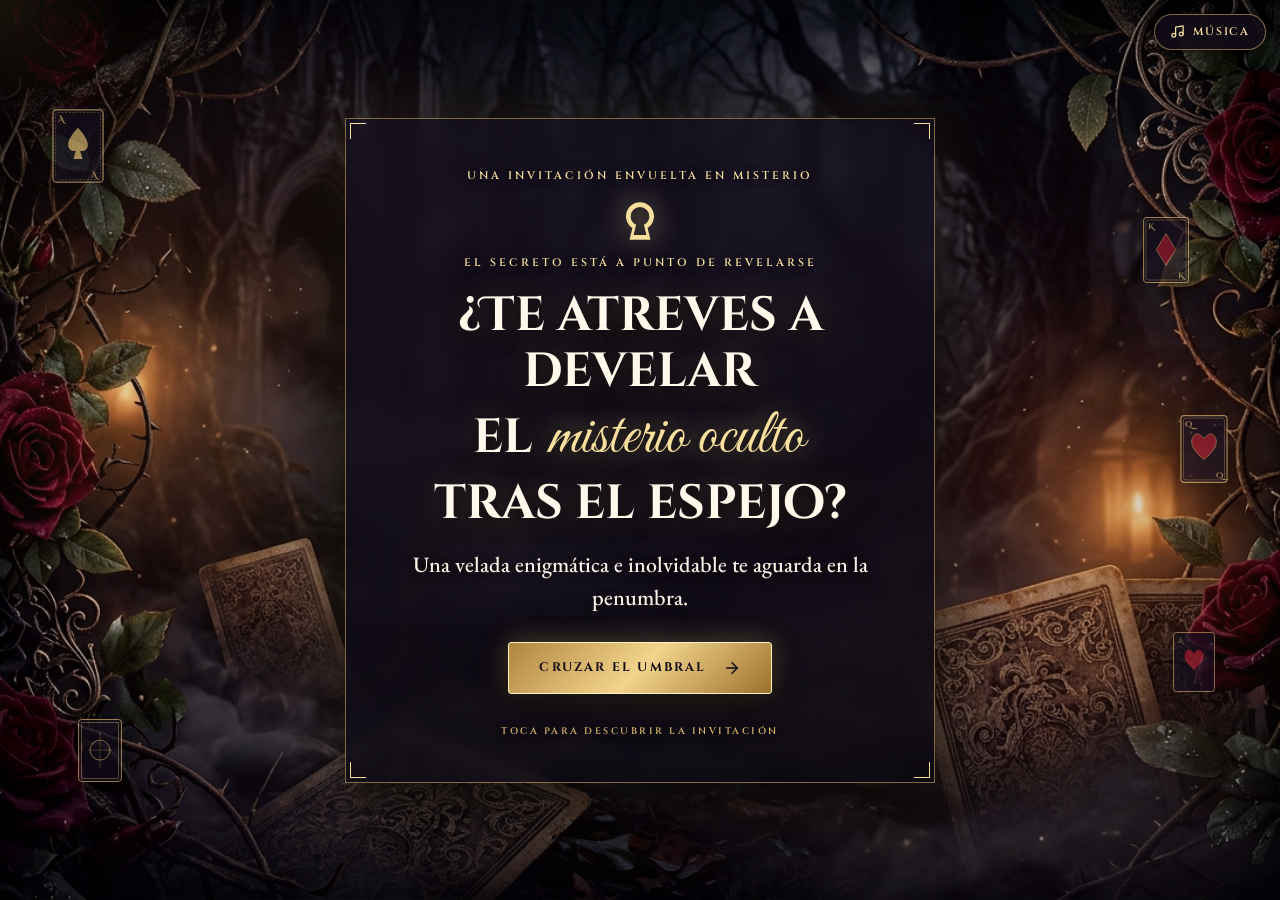
<file: index.html>
<!DOCTYPE html>
<html lang="es">
<head>
  <meta charset="UTF-8">
  <meta name="viewport" content="width=device-width, initial-scale=1.0, maximum-scale=5.0">
  <meta name="theme-color" content="#09080e">
  <meta name="description" content="Una invitación enigmática a los XV años de Karlet Alvarado.">
  <title>Los XV de Karlet | Una noche de misterio</title>
  <link rel="preconnect" href="https://fonts.googleapis.com">
  <link rel="preconnect" href="https://fonts.gstatic.com" crossorigin>
  <link href="https://fonts.googleapis.com/css2?family=Cinzel+Decorative:wght@400;700;900&family=Cinzel:wght@500;600;700&family=EB+Garamond:ital,wght@0,400;0,500;0,600;1,400;1,600&family=Great+Vibes&display=swap" rel="stylesheet">
  <link rel="stylesheet" href="css/style.css">
</head>
<body>
  <!-- FONDO MISTERIOSO: ROSAS, CARTAS Y NIEBLA PARA TODA LA PÁGINA -->
  <div class="ambient" aria-hidden="true">
    <div class="ambient-bg"></div>
    <div class="mist-wrap">
      <div class="mist-layer"></div>
      <div class="mist-layer mist-layer-two"></div>
    </div>
    <div class="floating-elements">
      <!-- Carta 1: As de Picas -->
      <div class="drift-card card-1">
        <svg viewBox="0 0 60 85" width="54" height="76">
          <rect x="2" y="2" width="56" height="81" rx="4" fill="#14101e" stroke="#e2be75" stroke-width="1.4"/>
          <rect x="5" y="5" width="50" height="75" rx="3" fill="none" stroke="#cfab68" stroke-width="0.6" stroke-dasharray="2,2"/>
          <path d="M30 22 C30 22 19 33 19 41 C19 47 25 50 30 47 C35 50 41 47 41 41 C41 33 30 22 30 22 Z" fill="#e2be75"/>
          <path d="M28 46 L25 57 L35 57 L32 46 Z" fill="#e2be75"/>
          <text x="8" y="16" fill="#e2be75" font-size="10" font-family="'Cinzel Decorative', serif" font-weight="700">A</text>
          <text x="45" y="78" fill="#e2be75" font-size="10" font-family="'Cinzel Decorative', serif" font-weight="700">A</text>
        </svg>
      </div>
      <!-- Carta 2: Reina de Corazones -->
      <div class="drift-card card-2">
        <svg viewBox="0 0 60 85" width="50" height="70">
          <rect x="2" y="2" width="56" height="81" rx="4" fill="#181122" stroke="#e2be75" stroke-width="1.4"/>
          <rect x="5" y="5" width="50" height="75" rx="3" fill="none" stroke="#cfab68" stroke-width="0.6"/>
          <path d="M30 30 C22 19 15 26 15 34 C15 44 30 55 30 55 C30 55 45 44 45 34 C45 26 38 19 30 30 Z" fill="#a81c35" stroke="#e2be75" stroke-width="0.8"/>
          <text x="7" y="16" fill="#e2be75" font-size="10" font-family="'Cinzel Decorative', serif" font-weight="700">Q</text>
          <text x="44" y="78" fill="#e2be75" font-size="10" font-family="'Cinzel Decorative', serif" font-weight="700">Q</text>
        </svg>
      </div>
      <!-- Carta 3: Dorso Gótico Filigrana -->
      <div class="drift-card card-3">
        <svg viewBox="0 0 60 85" width="46" height="65">
          <rect x="2" y="2" width="56" height="81" rx="4" fill="#120d1a" stroke="#e2be75" stroke-width="1.3"/>
          <rect x="6" y="6" width="48" height="73" fill="none" stroke="#cfab68" stroke-width="0.8"/>
          <circle cx="30" cy="42" r="13" fill="none" stroke="#e2be75" stroke-width="1.1"/>
          <path d="M30 18 L30 66 M14 42 L46 42" stroke="#cfab68" stroke-width="0.8" opacity="0.7"/>
        </svg>
      </div>
      <!-- Carta 4: Rey de Diamantes -->
      <div class="drift-card card-4">
        <svg viewBox="0 0 60 85" width="48" height="68">
          <rect x="2" y="2" width="56" height="81" rx="4" fill="#161020" stroke="#e2be75" stroke-width="1.3"/>
          <rect x="5" y="5" width="50" height="75" rx="3" fill="none" stroke="#cfab68" stroke-width="0.6"/>
          <polygon points="30,22 42,42 30,62 18,42" fill="#9e1930" stroke="#e2be75" stroke-width="0.8"/>
          <text x="7" y="16" fill="#e2be75" font-size="10" font-family="'Cinzel Decorative', serif" font-weight="700">K</text>
          <text x="45" y="78" fill="#e2be75" font-size="10" font-family="'Cinzel Decorative', serif" font-weight="700">K</text>
        </svg>
      </div>
      <!-- Carta 5: As de Corazones -->
      <div class="drift-card card-5">
        <svg viewBox="0 0 60 85" width="44" height="62">
          <rect x="2" y="2" width="56" height="81" rx="4" fill="#15101e" stroke="#e2be75" stroke-width="1.2"/>
          <path d="M30 31 C23 21 17 27 17 35 C17 43 30 53 30 53 C30 53 43 43 43 35 C43 27 37 21 30 31 Z" fill="#a81c35"/>
          <text x="8" y="16" fill="#e2be75" font-size="9" font-family="'Cinzel Decorative', serif">A</text>
        </svg>
      </div>
      <!-- Pétalos de rosa carmesí cayendo -->
      <div class="rose-petal petal-1"></div>
      <div class="rose-petal petal-2"></div>
      <div class="rose-petal petal-3"></div>
      <div class="rose-petal petal-4"></div>
      <div class="rose-petal petal-5"></div>
      <div class="rose-petal petal-6"></div>
      <div class="rose-petal petal-7"></div>
    </div>
    <div class="glow glow-one"></div>
    <div class="glow glow-two"></div>
  </div>
  <div class="vignette-overlay" aria-hidden="true"></div>
  <div class="cursor-glow" aria-hidden="true"></div>

  <!-- CONTROL DE MÚSICA -->
  <button class="sound-toggle" id="soundToggle" aria-label="Activar o pausar música">
    <svg class="sound-icon" viewBox="0 0 24 24" width="15" height="15" fill="none" stroke="currentColor" stroke-width="2" stroke-linecap="round" stroke-linejoin="round" aria-hidden="true">
      <path d="M9 18V5l12-2v13"></path>
      <circle cx="6" cy="18" r="3"></circle>
      <circle cx="18" cy="16" r="3"></circle>
    </svg>
    <span id="soundLabel">Música</span>
  </button>
  <audio id="bgMusic" loop preload="auto" playsinline>
    <source src="assets/music/alices-theme.mp3" type="audio/mpeg">
  </audio>

  <main>
    <!-- PORTAL DE ENTRADA -->
    <section class="portal-screen" id="portal">
      <div class="portal-frame">
        <span class="frame-corner corner-tl"></span>
        <span class="frame-corner corner-tr"></span>
        <span class="frame-corner corner-bl"></span>
        <span class="frame-corner corner-br"></span>

        <div class="portal-topline">UNA INVITACIÓN ENVUELTA EN MISTERIO</div>
        
        <div class="keyhole-wrap">
          <svg class="keyhole-svg" viewBox="0 0 24 32" width="28" height="38" fill="currentColor" aria-hidden="true">
            <path d="M12 0C5.373 0 0 5.373 0 12c0 4.22 2.18 7.93 5.49 10.08L3 32h18l-2.49-9.92C21.82 19.93 24 16.22 24 12c0-6.627-5.373-12-12-12zm0 4a8 8 0 0 1 8 8c0 3.23-1.91 6.02-4.66 7.28L17.5 28h-11l2.16-8.72A7.994 7.994 0 0 1 4 12a8 8 0 0 1 8-8z"/>
          </svg>
        </div>

        <p class="eyebrow">EL SECRETO ESTÁ A PUNTO DE REVELARSE</p>
        <h1>¿Te atreves a develar<br>el <em>misterio oculto</em><br>tras el espejo?</h1>
        <p class="portal-copy">Una velada enigmática e inolvidable te aguarda en la penumbra.</p>
        
        <button class="magic-button" id="enterButton">
          <span>Cruzar el umbral</span>
          <svg class="btn-arrow" viewBox="0 0 24 24" width="18" height="18" fill="none" stroke="currentColor" stroke-width="2" stroke-linecap="round" stroke-linejoin="round" aria-hidden="true">
            <line x1="5" y1="12" x2="19" y2="12"></line>
            <polyline points="12 5 19 12 12 19"></polyline>
          </svg>
        </button>
        <div class="portal-foot">TOCA PARA DESCUBRIR LA INVITACIÓN</div>
      </div>
    </section>

    <!-- EXPERIENCIA PRINCIPAL -->
    <section class="experience hidden" id="experience">
      <nav class="story-nav">
        <span class="nav-mark">K · <span>XV</span></span>
        <div class="nav-progress"><i id="progressBar"></i></div>
        <span class="chapter" id="chapterLabel">CAPÍTULO I</span>
      </nav>

      <!-- CAPÍTULO I: EL COMIENZO -->
      <section class="story-section hero-story" data-chapter="I">
        <div class="hero-image-wrap reveal">
          <div class="photo-frame">
            <span class="frame-corner corner-tl"></span>
            <span class="frame-corner corner-tr"></span>
            <span class="frame-corner corner-bl"></span>
            <span class="frame-corner corner-br"></span>
            <div class="photo-frame-inner">
              <img src="assets/images/portada-karlet.jpg" alt="Invitación original de los XV años de Karlet">
              <div class="image-vignette"></div>
            </div>
            <div class="hero-stamp">
              <span class="stamp-sub">XV AÑOS · KARLET</span>
              <span class="stamp-title">UNA NOCHE ENIGMÁTICA</span>
            </div>
          </div>
        </div>
        <div class="hero-intro reveal">
          <p class="eyebrow">CAPÍTULO I · EL COMIENZO DEL ENIGMA</p>
          <h2>Hay secretos<br>que solo se revelan <em>una vez en la vida.</em></h2>
          <p>Entre sombras y destellos de oro viejo, el tiempo se detiene para abrir paso a una velada mágica que jamás olvidarás.</p>
          <div class="scroll-cue"><span></span> DESLIZA PARA CONTINUAR</div>
        </div>
      </section>

      <!-- CAPÍTULO II: EL SENDERO -->
      <section class="story-section wonder-section" data-chapter="II">
        <div class="section-heading reveal">
          <p class="eyebrow">CAPÍTULO II · EL SENDERO OCULTO</p>
          <h2>Todo comienza<br>al cruzar el <em>umbral prohibido.</em></h2>
        </div>
        <div class="image-story reveal">
          <div class="photo-frame">
            <span class="frame-corner corner-tl"></span>
            <span class="frame-corner corner-tr"></span>
            <span class="frame-corner corner-bl"></span>
            <span class="frame-corner corner-br"></span>
            <div class="photo-frame-inner">
              <img src="assets/images/escalera-maravillas.jpg" alt="Escalera fantástica y misteriosa">
              <div class="image-vignette"></div>
            </div>
            <div class="image-caption">
              <span>PASO A PASO EN LA PENUMBRA</span>
              <b>Solo aquellos con curiosidad descubren lo que oculta el destino.</b>
            </div>
          </div>
        </div>
        <div class="floating-quote reveal">“En cada sombra duerme un enigma, y en cada enigma, una invitación.”</div>
      </section>

      <!-- CAPÍTULO III: LA PROTAGONISTA -->
      <section class="story-section character-section" data-chapter="III">
        <div class="character-copy reveal">
          <p class="eyebrow">CAPÍTULO III · LA DUEÑA DE LA NOCHE</p>
          <h2>La noche<br>pertenece a <em>Karlet.</em></h2>
          <p>Quince años de sueños y misterio se entrelazan para dar vida a una celebración irrepetible. Queremos que seas testigo del instante en que la magia se vuelve real.</p>
          <div class="name-signature">Karlet Alvarado</div>
        </div>
        <div class="character-image reveal">
          <div class="photo-frame">
            <span class="frame-corner corner-tl"></span>
            <span class="frame-corner corner-tr"></span>
            <span class="frame-corner corner-bl"></span>
            <span class="frame-corner corner-br"></span>
            <div class="photo-frame-inner">
              <img src="assets/images/sombrerero.jpg" alt="El Sombrerero en un ambiente enigmático">
              <div class="image-vignette"></div>
            </div>
            <div class="character-badge">UN REINO DE ENIGMAS</div>
          </div>
        </div>
      </section>

      <!-- CAPÍTULO IV: LA INVITACIÓN SECRETA -->
      <section class="story-section invitation-section" data-chapter="IV">
        <div class="invitation-art reveal">
          <div class="photo-frame">
            <span class="frame-corner corner-tl"></span>
            <span class="frame-corner corner-tr"></span>
            <span class="frame-corner corner-bl"></span>
            <span class="frame-corner corner-br"></span>
            <div class="photo-frame-inner">
              <img src="assets/images/mapa-alicia.jpg" alt="Mapa antiguo y secreto del País de las Maravillas">
              <div class="image-vignette"></div>
            </div>
          </div>
        </div>
        <div class="invitation-copy reveal">
          <p class="eyebrow">CAPÍTULO IV · LA INVITACIÓN SECRETA</p>
          <h2>Has sido convocado<br>a descifrar <em>este enigma.</em></h2>
          <p>Tu presencia es la pieza indispensable en este rompecabezas. La cita ha sido sellada y las puertas pronto se abrirán.</p>
          <button class="outline-button" id="detailsButton">
            <span>Descubrir coordenadas</span>
            <svg viewBox="0 0 24 24" width="16" height="16" fill="none" stroke="currentColor" stroke-width="2" stroke-linecap="round" stroke-linejoin="round" aria-hidden="true">
              <line x1="5" y1="12" x2="19" y2="12"></line>
              <polyline points="12 5 19 12 12 19"></polyline>
            </svg>
          </button>
        </div>
      </section>

      <!-- COORDENADAS Y CUENTA REGRESIVA -->
      <section class="details-panel" id="detailsPanel">
        <div class="details-inner">
          <p class="eyebrow">COORDENADAS DEL ENCUENTRO</p>
          <h2>El tiempo se detiene<br>para una noche <em>inolvidable.</em></h2>
          
          <div class="date-display">
            <span class="date-day">11</span>
            <div class="date-meta">
              <b>DICIEMBRE</b>
              <small>VIERNES · 2026 · 8:00 P.M. A 3:00 A.M.</small>
            </div>
          </div>

          <div class="countdown-wrapper">
            <div class="countdown" id="countdown">
              <div class="countdown-box"><strong id="days">000</strong><span>DÍAS</span></div>
              <div class="countdown-box"><strong id="hours">00</strong><span>HORAS</span></div>
              <div class="countdown-box"><strong id="minutes">00</strong><span>MINUTOS</span></div>
              <div class="countdown-box"><strong id="seconds">00</strong><span>SEGUNDOS</span></div>
            </div>
          </div>

          <!-- TARJETAS DE INFORMACIÓN: LUGAR Y VESTIMENTA -->
          <div class="info-cards-grid">
            <div class="venue-card">
              <div class="venue-icon-wrap">
                <svg viewBox="0 0 24 24" width="28" height="28" fill="none" stroke="currentColor" stroke-width="1.6" stroke-linecap="round" stroke-linejoin="round" aria-hidden="true">
                  <path d="M12 2a8 8 0 0 0-8 8c0 5.25 8 12 8 12s8-6.75 8-12a8 8 0 0 0-8-8z"></path>
                  <circle cx="12" cy="10" r="3"></circle>
                </svg>
              </div>
              <div class="venue-info">
                <small>EL LUGAR DEL ENCUENTRO</small>
                <h3>Granja Mano Vieja</h3>
                <p>Horario: <strong>8:00 P.M. a 3:00 A.M.</strong></p>
              </div>
            </div>

            <div class="dress-card">
              <div class="dress-icon-wrap">
                <svg viewBox="0 0 24 24" width="28" height="28" fill="none" stroke="currentColor" stroke-width="1.6" stroke-linecap="round" stroke-linejoin="round" aria-hidden="true">
                  <path d="M20.38 3.46L16 2a4 4 0 0 1-8 0L3.62 3.46a2 2 0 0 0-1.34 2.23l.58 3.47a1 1 0 0 0 .99.84H6v10c0 1.1.9 2 2 2h8a2 2 0 0 0 2-2V10h2.15a1 1 0 0 0 .99-.84l.58-3.47a2 2 0 0 0-1.34-2.23z"></path>
                </svg>
              </div>
              <div class="dress-info">
                <small>CÓDIGO DE VESTIMENTA</small>
                <h3>Traje Formal</h3>
                <p class="dress-note">Se reserva el color <strong>gris</strong> y el <strong>negro para las damas</strong>.</p>
              </div>
            </div>
          </div>

          <a class="map-button" href="https://www.google.com/maps/search/?api=1&query=Granja+Mano+Vieja" target="_blank" rel="noopener">
            <span>Abrir ubicación en Google Maps</span>
            <svg viewBox="0 0 24 24" width="14" height="14" fill="none" stroke="currentColor" stroke-width="2" stroke-linecap="round" stroke-linejoin="round" aria-hidden="true">
              <path d="M18 13v6a2 2 0 0 1-2 2H5a2 2 0 0 1-2-2V8a2 2 0 0 1 2-2h6"></path>
              <polyline points="15 3 21 3 21 9"></polyline>
              <line x1="10" y1="14" x2="21" y2="3"></line>
            </svg>
          </a>
        </div>
      </section>

      <!-- CAPÍTULO V: LA HORA DECISIVA -->
      <section class="story-section clock-section" data-chapter="V">
        <div class="clock-art reveal">
          <div class="photo-frame">
            <span class="frame-corner corner-tl"></span>
            <span class="frame-corner corner-tr"></span>
            <span class="frame-corner corner-bl"></span>
            <span class="frame-corner corner-br"></span>
            <div class="photo-frame-inner">
              <img src="assets/images/reloj-magico.jpg" alt="Reloj enigmático rodeado de flores y misterio">
              <div class="image-vignette"></div>
            </div>
          </div>
        </div>
        <div class="clock-copy reveal">
          <p class="eyebrow">CAPÍTULO V · LA HORA DECISIVA</p>
          <h2>Cuando las agujas<br>marquen la <em>hora convenida…</em></h2>
          <p>No permitas que la medianoche te sorprenda lejos. Cada segundo cuenta antes de que las puertas del misterio se abran para esta noche irrepetible.</p>
          <div class="time-note">11 · 12 · 2026 · 8:00 P.M. A 3:00 A.M.</div>
        </div>
      </section>

      <!-- CAPÍTULO VI: EL DESTINO FINAL -->
      <section class="story-section castle-section" data-chapter="VI">

        <!-- LLUVIA DE SOBRES ANIMADOS -->
        <div class="envelope-rain" aria-hidden="true">
          <!-- SVG sobre: cuerpo con solapa en V y pequeño lazo de cera dorada -->
          <!-- Se reutiliza la misma figura SVG en todos, las clases controlan tamaño/posición -->

          <div class="envelope env-1">
            <svg viewBox="0 0 80 60" fill="none" xmlns="http://www.w3.org/2000/svg">
              <rect x="1" y="10" width="78" height="49" rx="3" fill="#1c1730" stroke="#cfab68" stroke-width="1.4"/>
              <path d="M1 10 L40 38 L79 10" stroke="#cfab68" stroke-width="1.2" fill="none"/>
              <path d="M1 59 L30 36" stroke="#cfab68" stroke-width="0.8" opacity="0.5"/>
              <path d="M79 59 L50 36" stroke="#cfab68" stroke-width="0.8" opacity="0.5"/>
              <circle cx="40" cy="38" r="5" fill="#841c30" stroke="#cfab68" stroke-width="0.8"/>
              <path d="M38 36 Q40 34 42 36 L41.5 40 L40 41 L38.5 40 Z" fill="#cfab68" opacity="0.7"/>
            </svg>
          </div>

          <div class="envelope env-2">
            <svg viewBox="0 0 80 60" fill="none" xmlns="http://www.w3.org/2000/svg">
              <rect x="1" y="10" width="78" height="49" rx="3" fill="#14101f" stroke="#cfab68" stroke-width="1.4"/>
              <path d="M1 10 L40 38 L79 10" stroke="#cfab68" stroke-width="1.2" fill="none"/>
              <path d="M1 59 L30 36" stroke="#cfab68" stroke-width="0.8" opacity="0.5"/>
              <path d="M79 59 L50 36" stroke="#cfab68" stroke-width="0.8" opacity="0.5"/>
              <circle cx="40" cy="38" r="5" fill="#841c30" stroke="#cfab68" stroke-width="0.8"/>
              <path d="M38 36 Q40 34 42 36 L41.5 40 L40 41 L38.5 40 Z" fill="#cfab68" opacity="0.7"/>
            </svg>
          </div>

          <div class="envelope env-3">
            <svg viewBox="0 0 80 60" fill="none" xmlns="http://www.w3.org/2000/svg">
              <rect x="1" y="10" width="78" height="49" rx="3" fill="#1a1528" stroke="#cfab68" stroke-width="1.4"/>
              <path d="M1 10 L40 38 L79 10" stroke="#cfab68" stroke-width="1.2" fill="none"/>
              <path d="M1 59 L30 36" stroke="#cfab68" stroke-width="0.8" opacity="0.5"/>
              <path d="M79 59 L50 36" stroke="#cfab68" stroke-width="0.8" opacity="0.5"/>
              <circle cx="40" cy="38" r="5" fill="#841c30" stroke="#cfab68" stroke-width="0.8"/>
              <path d="M38 36 Q40 34 42 36 L41.5 40 L40 41 L38.5 40 Z" fill="#cfab68" opacity="0.7"/>
            </svg>
          </div>

          <div class="envelope env-4">
            <svg viewBox="0 0 80 60" fill="none" xmlns="http://www.w3.org/2000/svg">
              <rect x="1" y="10" width="78" height="49" rx="3" fill="#1c1730" stroke="#cfab68" stroke-width="1.4"/>
              <path d="M1 10 L40 38 L79 10" stroke="#cfab68" stroke-width="1.2" fill="none"/>
              <path d="M1 59 L30 36" stroke="#cfab68" stroke-width="0.8" opacity="0.5"/>
              <path d="M79 59 L50 36" stroke="#cfab68" stroke-width="0.8" opacity="0.5"/>
              <circle cx="40" cy="38" r="5" fill="#841c30" stroke="#cfab68" stroke-width="0.8"/>
              <path d="M38 36 Q40 34 42 36 L41.5 40 L40 41 L38.5 40 Z" fill="#cfab68" opacity="0.7"/>
            </svg>
          </div>

          <div class="envelope env-5">
            <svg viewBox="0 0 80 60" fill="none" xmlns="http://www.w3.org/2000/svg">
              <rect x="1" y="10" width="78" height="49" rx="3" fill="#14101f" stroke="#cfab68" stroke-width="1.4"/>
              <path d="M1 10 L40 38 L79 10" stroke="#cfab68" stroke-width="1.2" fill="none"/>
              <path d="M1 59 L30 36" stroke="#cfab68" stroke-width="0.8" opacity="0.5"/>
              <path d="M79 59 L50 36" stroke="#cfab68" stroke-width="0.8" opacity="0.5"/>
              <circle cx="40" cy="38" r="5" fill="#841c30" stroke="#cfab68" stroke-width="0.8"/>
              <path d="M38 36 Q40 34 42 36 L41.5 40 L40 41 L38.5 40 Z" fill="#cfab68" opacity="0.7"/>
            </svg>
          </div>

          <div class="envelope env-6">
            <svg viewBox="0 0 80 60" fill="none" xmlns="http://www.w3.org/2000/svg">
              <rect x="1" y="10" width="78" height="49" rx="3" fill="#1a1528" stroke="#cfab68" stroke-width="1.4"/>
              <path d="M1 10 L40 38 L79 10" stroke="#cfab68" stroke-width="1.2" fill="none"/>
              <path d="M1 59 L30 36" stroke="#cfab68" stroke-width="0.8" opacity="0.5"/>
              <path d="M79 59 L50 36" stroke="#cfab68" stroke-width="0.8" opacity="0.5"/>
              <circle cx="40" cy="38" r="5" fill="#841c30" stroke="#cfab68" stroke-width="0.8"/>
              <path d="M38 36 Q40 34 42 36 L41.5 40 L40 41 L38.5 40 Z" fill="#cfab68" opacity="0.7"/>
            </svg>
          </div>

          <div class="envelope env-7">
            <svg viewBox="0 0 80 60" fill="none" xmlns="http://www.w3.org/2000/svg">
              <rect x="1" y="10" width="78" height="49" rx="3" fill="#1c1730" stroke="#cfab68" stroke-width="1.4"/>
              <path d="M1 10 L40 38 L79 10" stroke="#cfab68" stroke-width="1.2" fill="none"/>
              <path d="M1 59 L30 36" stroke="#cfab68" stroke-width="0.8" opacity="0.5"/>
              <path d="M79 59 L50 36" stroke="#cfab68" stroke-width="0.8" opacity="0.5"/>
              <circle cx="40" cy="38" r="5" fill="#841c30" stroke="#cfab68" stroke-width="0.8"/>
              <path d="M38 36 Q40 34 42 36 L41.5 40 L40 41 L38.5 40 Z" fill="#cfab68" opacity="0.7"/>
            </svg>
          </div>

          <div class="envelope env-8">
            <svg viewBox="0 0 80 60" fill="none" xmlns="http://www.w3.org/2000/svg">
              <rect x="1" y="10" width="78" height="49" rx="3" fill="#14101f" stroke="#cfab68" stroke-width="1.4"/>
              <path d="M1 10 L40 38 L79 10" stroke="#cfab68" stroke-width="1.2" fill="none"/>
              <path d="M1 59 L30 36" stroke="#cfab68" stroke-width="0.8" opacity="0.5"/>
              <path d="M79 59 L50 36" stroke="#cfab68" stroke-width="0.8" opacity="0.5"/>
              <circle cx="40" cy="38" r="5" fill="#841c30" stroke="#cfab68" stroke-width="0.8"/>
              <path d="M38 36 Q40 34 42 36 L41.5 40 L40 41 L38.5 40 Z" fill="#cfab68" opacity="0.7"/>
            </svg>
          </div>

          <div class="envelope env-9">
            <svg viewBox="0 0 80 60" fill="none" xmlns="http://www.w3.org/2000/svg">
              <rect x="1" y="10" width="78" height="49" rx="3" fill="#1a1528" stroke="#cfab68" stroke-width="1.4"/>
              <path d="M1 10 L40 38 L79 10" stroke="#cfab68" stroke-width="1.2" fill="none"/>
              <path d="M1 59 L30 36" stroke="#cfab68" stroke-width="0.8" opacity="0.5"/>
              <path d="M79 59 L50 36" stroke="#cfab68" stroke-width="0.8" opacity="0.5"/>
              <circle cx="40" cy="38" r="5" fill="#841c30" stroke="#cfab68" stroke-width="0.8"/>
              <path d="M38 36 Q40 34 42 36 L41.5 40 L40 41 L38.5 40 Z" fill="#cfab68" opacity="0.7"/>
            </svg>
          </div>

          <div class="envelope env-10">
            <svg viewBox="0 0 80 60" fill="none" xmlns="http://www.w3.org/2000/svg">
              <rect x="1" y="10" width="78" height="49" rx="3" fill="#1c1730" stroke="#cfab68" stroke-width="1.4"/>
              <path d="M1 10 L40 38 L79 10" stroke="#cfab68" stroke-width="1.2" fill="none"/>
              <path d="M1 59 L30 36" stroke="#cfab68" stroke-width="0.8" opacity="0.5"/>
              <path d="M79 59 L50 36" stroke="#cfab68" stroke-width="0.8" opacity="0.5"/>
              <circle cx="40" cy="38" r="5" fill="#841c30" stroke="#cfab68" stroke-width="0.8"/>
              <path d="M38 36 Q40 34 42 36 L41.5 40 L40 41 L38.5 40 Z" fill="#cfab68" opacity="0.7"/>
            </svg>
          </div>

          <div class="envelope env-11">
            <svg viewBox="0 0 80 60" fill="none" xmlns="http://www.w3.org/2000/svg">
              <rect x="1" y="10" width="78" height="49" rx="3" fill="#14101f" stroke="#cfab68" stroke-width="1.4"/>
              <path d="M1 10 L40 38 L79 10" stroke="#cfab68" stroke-width="1.2" fill="none"/>
              <path d="M1 59 L30 36" stroke="#cfab68" stroke-width="0.8" opacity="0.5"/>
              <path d="M79 59 L50 36" stroke="#cfab68" stroke-width="0.8" opacity="0.5"/>
              <circle cx="40" cy="38" r="5" fill="#841c30" stroke="#cfab68" stroke-width="0.8"/>
              <path d="M38 36 Q40 34 42 36 L41.5 40 L40 41 L38.5 40 Z" fill="#cfab68" opacity="0.7"/>
            </svg>
          </div>

          <div class="envelope env-12">
            <svg viewBox="0 0 80 60" fill="none" xmlns="http://www.w3.org/2000/svg">
              <rect x="1" y="10" width="78" height="49" rx="3" fill="#1a1528" stroke="#cfab68" stroke-width="1.4"/>
              <path d="M1 10 L40 38 L79 10" stroke="#cfab68" stroke-width="1.2" fill="none"/>
              <path d="M1 59 L30 36" stroke="#cfab68" stroke-width="0.8" opacity="0.5"/>
              <path d="M79 59 L50 36" stroke="#cfab68" stroke-width="0.8" opacity="0.5"/>
              <circle cx="40" cy="38" r="5" fill="#841c30" stroke="#cfab68" stroke-width="0.8"/>
              <path d="M38 36 Q40 34 42 36 L41.5 40 L40 41 L38.5 40 Z" fill="#cfab68" opacity="0.7"/>
            </svg>
          </div>
        </div>
        <!-- FIN LLUVIA DE SOBRES -->
        <div class="castle-image reveal">
          <div class="photo-frame castle-frame">
            <span class="frame-corner corner-tl"></span>
            <span class="frame-corner corner-tr"></span>
            <span class="frame-corner corner-bl"></span>
            <span class="frame-corner corner-br"></span>
            <div class="photo-frame-inner">
              <img src="assets/images/castillo.jpg" alt="Castillo enigmático entre la bruma">
              <div class="image-vignette"></div>
            </div>
          </div>
        </div>
        <div class="castle-copy reveal">
          <p class="eyebrow">CAPÍTULO FINAL · EL UMBRAL DEL DESTINO</p>
          <h2>¿Aceptarás ser parte<br>del <em>misterio?</em></h2>
          <p>Tu presencia completará esta historia. Confirma tu asistencia para asegurar tu lugar en esta noche única.</p>

          <!-- TARJETA ESPECIAL: LLUVIA DE SOBRES -->
          <div class="envelope-gift-card">
            <span class="frame-corner corner-tl"></span>
            <span class="frame-corner corner-tr"></span>
            <span class="frame-corner corner-bl"></span>
            <span class="frame-corner corner-br"></span>
            <div class="envelope-gift-icon">
              <svg viewBox="0 0 80 60" width="54" height="42" fill="none" xmlns="http://www.w3.org/2000/svg" aria-hidden="true">
                <rect x="2" y="10" width="76" height="48" rx="4" fill="#181226" stroke="#e2be75" stroke-width="1.8"/>
                <path d="M2 10 L40 38 L78 10" stroke="#e2be75" stroke-width="1.6" fill="none"/>
                <path d="M2 58 L30 36" stroke="#cfab68" stroke-width="1" opacity="0.6"/>
                <path d="M78 58 L50 36" stroke="#cfab68" stroke-width="1" opacity="0.6"/>
                <circle cx="40" cy="38" r="6.5" fill="#9c1931" stroke="#e2be75" stroke-width="1.2"/>
              </svg>
            </div>
            <small class="envelope-gift-eyebrow">SUGERENCIA DE REGALO</small>
            <h3 class="envelope-gift-title">Lluvia de Sobres</h3>
            <p class="envelope-gift-text">Tu compañía es mi mayor tesoro, pero si deseas hacerme un presente, habrá un cofre especial para lluvia de sobres.</p>
          </div>

          <button class="magic-button" id="rsvpButton">
            <span>Confirmar asistencia</span>
            <svg class="btn-arrow" viewBox="0 0 24 24" width="18" height="18" fill="none" stroke="currentColor" stroke-width="2" stroke-linecap="round" stroke-linejoin="round" aria-hidden="true">
              <line x1="5" y1="12" x2="19" y2="12"></line>
              <polyline points="12 5 19 12 12 19"></polyline>
            </svg>
          </button>
          <p class="closing-note">CON CARIÑO, KARLET Y FAMILIA</p>
        </div>
      </section>

      <footer>
        <span>EL MISTERIO APENAS COMIENZA · XV AÑOS</span>
        <b>K · XV</b>
      </footer>
    </section>
  </main>

  <!-- MODAL DE CONFIRMACIÓN -->
  <div class="modal-backdrop" id="rsvpModal" aria-hidden="true">
    <div class="rsvp-modal">
      <button class="modal-close" id="closeModal" aria-label="Cerrar ventana">
        <svg viewBox="0 0 24 24" width="22" height="22" fill="none" stroke="currentColor" stroke-width="2" stroke-linecap="round" stroke-linejoin="round" aria-hidden="true">
          <line x1="18" y1="6" x2="6" y2="18"></line>
          <line x1="6" y1="6" x2="18" y2="18"></line>
        </svg>
      </button>
      <p class="eyebrow">CONFIRMACIÓN DE ASISTENCIA</p>
      <h2>¿Nos acompañarás en<br><em>esta noche?</em></h2>
      
      <label for="guestName">Tu nombre completo</label>
      <input id="guestName" type="text" placeholder="Escribe tu nombre" autocomplete="name">
      
      <div class="attendance-choice">
        <button type="button" class="choice active" data-attending="yes" data-answer="¡Sí, allí estaré!">¡Sí, asistiré!</button>
        <button type="button" class="choice" data-attending="no" data-answer="Lo siento, no podré asistir.">No podré asistir</button>
      </div>

      <button class="magic-button send-rsvp" id="sendRsvp">
        <span>Enviar confirmación</span>
        <svg class="btn-arrow" viewBox="0 0 24 24" width="18" height="18" fill="none" stroke="currentColor" stroke-width="2" stroke-linecap="round" stroke-linejoin="round" aria-hidden="true">
          <line x1="5" y1="12" x2="19" y2="12"></line>
          <polyline points="12 5 19 12 12 19"></polyline>
        </svg>
      </button>
      <small class="modal-hint">Tu respuesta se abrirá directamente en WhatsApp.</small>
    </div>
  </div>

  <div class="toast" id="toast">El misterio te da la bienvenida</div>
  <script src="js/main.js"></script>
</body>
</html>
</file>
<file: css/style.css>
/* ==========================================================================
   LOS XV DE KARLET - TEMA MISTERIO, ROSAS Y CARTAS (WONDERLAND GOTHIC)
   ========================================================================== */

/* --------------------------------------------------------------------------
   1. RESET & VARIABLES
   -------------------------------------------------------------------------- */
*, *::before, *::after {
  box-sizing: border-box;
  margin: 0;
  padding: 0;
}

:root {
  --ink: #07060b;
  --ink-deep: #0d0a14;
  --ink-surface: #14111d;
  --ink-card: #1c1829;
  --gold: #dab66f;
  --gold-bright: #f7df9e;
  --gold-muted: #b89758;
  --gold-dark: #6e562f;
  --paper: #f7f0e4;
  --paper-dim: #e5dac8;
  --wine: #4a1222;
  --wine-soft: rgba(74, 18, 34, 0.45);
  --shadow-deep: 0 25px 60px rgba(0, 0, 0, 0.9);
  --font-display: "Cinzel Decorative", "Cinzel", Georgia, serif;
  --font-caps: "Cinzel", Georgia, serif;
  --font-script: "Great Vibes", cursive;
  --font-body: "EB Garamond", Georgia, serif;
}

html {
  scroll-behavior: smooth;
  background-color: var(--ink);
  color-scheme: dark;
}

html, body {
  width: 100%;
  max-width: 100vw;
  overflow-x: hidden;
  position: relative;
}

body {
  background-color: transparent;
  color: var(--paper);
  font-family: var(--font-body);
  font-size: 19px;
  font-weight: 500;
  line-height: 1.6;
  -webkit-font-smoothing: antialiased;
  -moz-osx-font-smoothing: grayscale;
}

main {
  position: relative;
  z-index: 3;
}

button, a, input, select {
  font: inherit;
  color: inherit;
}

button {
  cursor: pointer;
  background: none;
  border: none;
}

img {
  display: block;
  max-width: 100%;
  height: auto;
}

/* --------------------------------------------------------------------------
   2. FONDO MISTERIOSO GLOBAL: ROSAS, CARTAS, ATMÓSFERA Y NIEBLA
   -------------------------------------------------------------------------- */
.ambient {
  position: fixed;
  inset: 0;
  width: 100vw;
  height: 100vh;
  max-width: 100vw;
  max-height: 100vh;
  overflow: hidden;
  z-index: 0;
  background-color: #07060b;
  pointer-events: none;
}

.ambient-bg {
  position: absolute;
  inset: 0;
  width: 100%;
  height: 100%;
  background-image: 
    linear-gradient(to bottom, rgba(7, 6, 12, 0.28) 0%, rgba(7, 6, 12, 0.14) 35%, rgba(7, 6, 12, 0.2) 70%, rgba(7, 6, 12, 0.42) 100%),
    url("../assets/images/fondo-misterio-cartas-rosas.jpg");
  background-size: cover;
  background-position: center center;
  background-repeat: no-repeat;
  opacity: 1;
  filter: contrast(1.08) saturate(1.2) brightness(1.08);
}

@media (max-width: 768px) {
  .ambient-bg {
    background-image: 
      linear-gradient(to bottom, rgba(7, 6, 12, 0.24) 0%, rgba(7, 6, 12, 0.12) 35%, rgba(7, 6, 12, 0.18) 70%, rgba(7, 6, 12, 0.38) 100%),
      url("../assets/images/fondo-misterio-cartas-rosas-mobile.jpg");
    background-position: center center;
    background-size: cover;
    filter: contrast(1.08) saturate(1.22) brightness(1.1);
  }
}

/* Cartas y pétalos de rosas flotantes en toda la invitación */
.floating-elements {
  position: absolute;
  inset: 0;
  pointer-events: none;
  overflow: hidden;
  z-index: 2;
}

.drift-card {
  position: absolute;
  opacity: 0.65;
  filter: drop-shadow(0 10px 22px rgba(0, 0, 0, 0.92));
  transition: opacity 0.5s ease;
}

.card-1 {
  top: 12%;
  left: 4%;
  animation: cardFloat1 20s ease-in-out infinite alternate;
}

.card-2 {
  top: 46%;
  right: 4%;
  animation: cardFloat2 24s ease-in-out infinite alternate;
}

.card-3 {
  bottom: 12%;
  left: 6%;
  animation: cardFloat3 26s ease-in-out infinite alternate;
}

.card-4 {
  top: 24%;
  right: 7%;
  animation: cardFloat2 22s ease-in-out infinite alternate-reverse;
}

.card-5 {
  bottom: 22%;
  right: 5%;
  animation: cardFloat1 28s ease-in-out infinite alternate-reverse;
}

@keyframes cardFloat1 {
  0% { transform: translateY(0) rotate(-14deg) scale(1); }
  50% { transform: translateY(-28px) translateX(12px) rotate(-6deg) scale(1.05); }
  100% { transform: translateY(18px) translateX(-8px) rotate(-18deg) scale(0.98); }
}

@keyframes cardFloat2 {
  0% { transform: translateY(0) rotate(16deg) scale(1); }
  50% { transform: translateY(-32px) translateX(-18px) rotate(8deg) scale(1.05); }
  100% { transform: translateY(22px) translateX(8px) rotate(20deg) scale(0.96); }
}

@keyframes cardFloat3 {
  0% { transform: translateY(0) rotate(-8deg); }
  50% { transform: translateY(-22px) translateX(12px) rotate(4deg); }
  100% { transform: translateY(14px) translateX(-10px) rotate(-12deg); }
}

/* Pétalos de rosas carmesí cayendo suavemente */
.rose-petal {
  position: absolute;
  width: 16px;
  height: 22px;
  background: radial-gradient(ellipse at 30% 30%, #b01e38 0%, #5c0b1b 65%, #28040b 100%);
  border-radius: 50% 50% 50% 0 / 40% 40% 60% 60%;
  opacity: 0.72;
  pointer-events: none;
  box-shadow: 0 4px 12px rgba(0, 0, 0, 0.7);
}

.petal-1 { top: -25px; left: 14%; animation: petalFall 16s linear infinite; animation-delay: 0s; }
.petal-2 { top: -25px; left: 36%; animation: petalFall 21s linear infinite; animation-delay: 4s; transform: scale(0.85) rotate(35deg); }
.petal-3 { top: -25px; left: 62%; animation: petalFall 19s linear infinite; animation-delay: 7s; transform: scale(1.15) rotate(-25deg); }
.petal-4 { top: -25px; left: 84%; animation: petalFall 24s linear infinite; animation-delay: 2s; transform: scale(0.8) rotate(55deg); }
.petal-5 { top: -25px; left: 8%;  animation: petalFall 20s linear infinite; animation-delay: 10s; transform: scale(0.95) rotate(-40deg); }
.petal-6 { top: -25px; left: 50%; animation: petalFall 18s linear infinite; animation-delay: 13s; transform: scale(1.05) rotate(20deg); }
.petal-7 { top: -25px; left: 76%; animation: petalFall 22s linear infinite; animation-delay: 6s; transform: scale(0.9) rotate(-15deg); }

@keyframes petalFall {
  0% {
    transform: translateY(0) translateX(0) rotate(0deg);
    opacity: 0;
  }
  12% {
    opacity: 0.75;
  }
  88% {
    opacity: 0.75;
  }
  100% {
    transform: translateY(105vh) translateX(55px) rotate(340deg);
    opacity: 0;
  }
}

.mist-wrap {
  position: absolute;
  inset: 0;
  width: 100%;
  height: 100%;
  overflow: hidden;
  opacity: 0.25;
  filter: blur(40px);
  z-index: 1;
}

.mist-layer {
  position: absolute;
  width: 200%;
  height: 200%;
  top: -50%;
  left: -50%;
  background: 
    radial-gradient(ellipse at 25% 35%, rgba(120, 30, 55, 0.22) 0%, transparent 45%),
    radial-gradient(ellipse at 75% 65%, rgba(180, 130, 60, 0.18) 0%, transparent 50%),
    radial-gradient(ellipse at 50% 85%, rgba(45, 20, 55, 0.25) 0%, transparent 55%);
  animation: mistDrift 45s ease-in-out infinite alternate;
}

.mist-layer-two {
  animation: mistDriftReverse 60s ease-in-out infinite alternate;
  opacity: 0.5;
  background: 
    radial-gradient(ellipse at 70% 30%, rgba(145, 100, 45, 0.16) 0%, transparent 45%),
    radial-gradient(ellipse at 30% 70%, rgba(110, 25, 45, 0.2) 0%, transparent 50%);
}

@keyframes mistDrift {
  0% { transform: translate(0, 0) scale(1); }
  50% { transform: translate(-5%, 4%) scale(1.08); }
  100% { transform: translate(4%, -5%) scale(1.03); }
}

@keyframes mistDriftReverse {
  0% { transform: translate(0, 0) scale(1.05); }
  50% { transform: translate(6%, -4%) scale(1); }
  100% { transform: translate(-4%, 5%) scale(1.1); }
}

.glow {
  position: absolute;
  border-radius: 50%;
  filter: blur(100px);
  pointer-events: none;
  max-width: 100vw;
  max-height: 100vh;
}

.glow-one {
  width: 45vw;
  height: 45vw;
  background: rgba(165, 115, 50, 0.1);
  top: 5%;
  left: 0;
  animation: pulseGlow 12s ease-in-out infinite alternate;
}

.glow-two {
  width: 50vw;
  height: 50vw;
  background: rgba(110, 25, 45, 0.12);
  right: 0;
  bottom: 10%;
  animation: pulseGlow 16s ease-in-out infinite alternate-reverse;
}

@keyframes pulseGlow {
  0% { opacity: 0.08; transform: scale(1); }
  100% { opacity: 0.18; transform: scale(1.15); }
}

.vignette-overlay {
  position: fixed;
  inset: 0;
  width: 100vw;
  height: 100vh;
  z-index: 1;
  pointer-events: none;
  box-shadow: inset 0 0 70px rgba(0, 0, 0, 0.55);
}

.cursor-glow {
  position: fixed;
  pointer-events: none;
  width: 260px;
  height: 260px;
  border-radius: 50%;
  background: radial-gradient(circle, rgba(218, 182, 111, 0.1), transparent 70%);
  transform: translate(-50%, -50%);
  z-index: 2;
  transition: opacity 0.3s;
}

/* --------------------------------------------------------------------------
   3. BOTÓN DE MÚSICA
   -------------------------------------------------------------------------- */
.sound-toggle {
  position: fixed;
  top: 14px;
  right: 14px;
  z-index: 40;
  background: rgba(18, 12, 24, 0.85);
  border: 1px solid rgba(218, 182, 111, 0.55);
  color: var(--gold-bright);
  border-radius: 30px;
  padding: 8px 15px;
  display: inline-flex;
  gap: 8px;
  align-items: center;
  backdrop-filter: blur(14px);
  -webkit-backdrop-filter: blur(14px);
  font-family: var(--font-caps);
  font-size: 11px;
  font-weight: 600;
  letter-spacing: 1.8px;
  text-transform: uppercase;
  box-shadow: 0 4px 20px rgba(0, 0, 0, 0.65);
  transition: all 0.35s ease;
}

.sound-toggle:hover {
  background: rgba(32, 22, 44, 0.95);
  border-color: var(--gold-bright);
  box-shadow: 0 0 18px rgba(218, 182, 111, 0.45);
  transform: translateY(-1px);
}

.sound-icon {
  display: inline-block;
  color: var(--gold-bright);
  transition: transform 0.3s ease;
}

.sound-toggle.playing .sound-icon {
  animation: soundPulse 1.2s infinite ease-in-out;
}

@keyframes soundPulse {
  0%, 100% { transform: scale(1); filter: drop-shadow(0 0 2px var(--gold)); }
  50% { transform: scale(1.22); filter: drop-shadow(0 0 8px var(--gold-bright)); }
}

/* --------------------------------------------------------------------------
   4. MARCOS DE FOTOS (PHOTO FRAMES CON TOQUE GÓTICO / VINTAGE)
   -------------------------------------------------------------------------- */
.photo-frame {
  position: relative;
  background: linear-gradient(150deg, rgba(34, 26, 46, 0.92), rgba(15, 11, 22, 0.96));
  border: 1px solid rgba(218, 182, 111, 0.48);
  border-radius: 4px;
  padding: 10px;
  box-shadow: var(--shadow-deep), 0 0 30px rgba(218, 182, 111, 0.12);
  transition: transform 0.6s cubic-bezier(0.2, 0.8, 0.2, 1), box-shadow 0.6s ease;
}

.photo-frame:hover {
  box-shadow: var(--shadow-deep), 0 0 42px rgba(218, 182, 111, 0.28);
}

.photo-frame-inner {
  position: relative;
  overflow: hidden;
  border-radius: 2px;
  border: 1px solid rgba(218, 182, 111, 0.25);
  background: #09080e;
}

.photo-frame img {
  display: block;
  width: 100%;
  height: 100%;
  object-fit: cover;
  transition: transform 1.2s cubic-bezier(0.2, 0.8, 0.2, 1), filter 0.8s ease;
}

.photo-frame:hover img {
  transform: scale(1.03);
}

.image-vignette {
  position: absolute;
  inset: 0;
  box-shadow: inset 0 0 40px rgba(7, 6, 11, 0.65);
  pointer-events: none;
}

/* Esquinas ornamentales victorianas / góticas */
.frame-corner {
  position: absolute;
  width: 16px;
  height: 16px;
  border-color: var(--gold-bright);
  border-style: solid;
  pointer-events: none;
  z-index: 3;
}

.corner-tl { top: 4px; left: 4px; border-width: 1.5px 0 0 1.5px; }
.corner-tr { top: 4px; right: 4px; border-width: 1.5px 1.5px 0 0; }
.corner-bl { bottom: 4px; left: 4px; border-width: 0 0 1.5px 1.5px; }
.corner-br { bottom: 4px; right: 4px; border-width: 0 1.5px 1.5px 0; }

/* --------------------------------------------------------------------------
   5. PORTAL DE ENTRADA
   -------------------------------------------------------------------------- */
.portal-screen {
  min-height: 100dvh;
  width: 100%;
  max-width: 100vw;
  display: flex;
  justify-content: center;
  align-items: center;
  position: relative;
  padding: 30px 18px;
  background: transparent;
  overflow: hidden;
}

.portal-frame {
  width: min(590px, calc(100vw - 32px));
  max-width: 100%;
  text-align: center;
  padding: 48px 32px 42px;
  position: relative;
  background: linear-gradient(160deg, rgba(22, 16, 32, 0.78), rgba(10, 8, 16, 0.86));
  border: 1px solid rgba(218, 182, 111, 0.55);
  box-shadow: 0 30px 90px rgba(0, 0, 0, 0.9), 0 0 55px rgba(218, 182, 111, 0.15);
  backdrop-filter: blur(8px);
  -webkit-backdrop-filter: blur(8px);
  animation: portalFadeIn 1.3s cubic-bezier(0.2, 0.8, 0.2, 1) both;
}

@keyframes portalFadeIn {
  from {
    opacity: 0;
    transform: translateY(25px) scale(0.97);
  }
  to {
    opacity: 1;
    transform: translateY(0) scale(1);
  }
}

.portal-topline, .portal-foot, .eyebrow, .chapter, footer span {
  font-family: var(--font-caps);
  font-size: 11px;
  font-weight: 600;
  letter-spacing: 3px;
  text-transform: uppercase;
  color: var(--gold-bright);
  text-shadow: 0 2px 10px rgba(0, 0, 0, 0.95);
}

.keyhole-wrap {
  margin: 18px 0 14px;
  display: inline-flex;
  justify-content: center;
  align-items: center;
}

.keyhole-svg {
  color: var(--gold-bright);
  filter: drop-shadow(0 0 14px rgba(247, 223, 158, 0.7));
  animation: keyholeGlow 3s ease-in-out infinite alternate;
}

@keyframes keyholeGlow {
  0% { transform: scale(1); filter: drop-shadow(0 0 8px rgba(218, 182, 111, 0.5)); }
  100% { transform: scale(1.08); filter: drop-shadow(0 0 20px rgba(247, 223, 158, 0.9)); }
}

.portal-frame h1 {
  font-family: var(--font-display);
  font-size: clamp(28px, 6vw, 48px);
  font-weight: 700;
  line-height: 1.18;
  margin: 16px 0 16px;
  color: #fff8eb;
  text-shadow: 0 4px 18px rgba(0, 0, 0, 0.95), 0 0 30px rgba(218, 182, 111, 0.35);
}

.portal-frame h1 em, h2 em {
  font-family: var(--font-script);
  font-style: normal;
  font-weight: 400;
  font-size: 1.32em;
  color: var(--gold-bright);
  text-shadow: 0 2px 14px rgba(0, 0, 0, 0.95), 0 0 28px rgba(247, 223, 158, 0.65);
  display: inline-block;
  padding: 0 4px;
}

.portal-copy {
  font-size: clamp(18px, 3.8vw, 22px);
  color: var(--paper);
  max-width: 460px;
  margin: 0 auto 28px;
  line-height: 1.5;
  text-shadow: 0 2px 10px rgba(0, 0, 0, 0.95);
}

.portal-foot {
  font-size: 9.5px;
  letter-spacing: 2.5px;
  margin-top: 30px;
  color: var(--gold);
}

/* --------------------------------------------------------------------------
   6. BOTONES PRINCIPALES (MAGIC & OUTLINE)
   -------------------------------------------------------------------------- */
.magic-button {
  display: inline-flex;
  align-items: center;
  justify-content: center;
  gap: 16px;
  min-height: 52px;
  padding: 14px 30px;
  background: linear-gradient(135deg, #b0853e 0%, #f3d48c 50%, #9c712d 100%);
  color: #120d18;
  border: 1px solid #fff0c2;
  border-radius: 3px;
  font-family: var(--font-caps);
  font-size: 12.5px;
  font-weight: 700;
  letter-spacing: 2.2px;
  text-transform: uppercase;
  box-shadow: 0 10px 30px rgba(0, 0, 0, 0.75), 0 0 24px rgba(218, 182, 111, 0.4);
  transition: all 0.35s cubic-bezier(0.2, 0.8, 0.2, 1);
  text-decoration: none;
}

.magic-button:hover {
  transform: translateY(-2px);
  box-shadow: 0 14px 40px rgba(0, 0, 0, 0.85), 0 0 34px rgba(247, 223, 158, 0.65);
  filter: brightness(1.08);
}

.magic-button:active {
  transform: translateY(0);
}

.btn-arrow {
  transition: transform 0.3s ease;
}

.magic-button:hover .btn-arrow {
  transform: translateX(4px);
}

.outline-button {
  display: inline-flex;
  align-items: center;
  justify-content: center;
  gap: 12px;
  min-height: 48px;
  padding: 12px 26px;
  background: rgba(20, 14, 28, 0.78);
  border: 1px solid rgba(247, 223, 158, 0.6);
  color: var(--gold-bright);
  font-family: var(--font-caps);
  font-size: 11.5px;
  font-weight: 600;
  letter-spacing: 2px;
  text-transform: uppercase;
  border-radius: 3px;
  margin-top: 24px;
  transition: all 0.35s ease;
  box-shadow: 0 8px 24px rgba(0, 0, 0, 0.65);
  backdrop-filter: blur(8px);
}

.outline-button:hover {
  background: rgba(38, 26, 52, 0.92);
  border-color: #fff;
  transform: translateY(-2px);
  box-shadow: 0 10px 28px rgba(218, 182, 111, 0.35);
}

.outline-button svg {
  transition: transform 0.3s ease;
}

.outline-button:hover svg {
  transform: translateX(4px);
}

/* --------------------------------------------------------------------------
   7. EXPERIENCIA PRINCIPAL & NAVEGACIÓN
   -------------------------------------------------------------------------- */
.hidden {
  display: none !important;
}

.experience {
  max-width: 1360px;
  margin: 0 auto;
  position: relative;
}

.story-nav {
  height: 60px;
  display: flex;
  align-items: center;
  gap: 20px;
  padding: 0 clamp(18px, 5vw, 70px);
  position: sticky;
  top: 0;
  z-index: 30;
  background: rgba(10, 8, 16, 0.82);
  backdrop-filter: blur(14px);
  -webkit-backdrop-filter: blur(14px);
  border-bottom: 1px solid rgba(218, 182, 111, 0.3);
}

.nav-mark {
  font-family: var(--font-display);
  font-size: 19px;
  font-weight: 700;
  color: var(--gold-bright);
  white-space: nowrap;
  letter-spacing: 2px;
  text-shadow: 0 0 12px rgba(218, 182, 111, 0.4);
}

.nav-mark span {
  font-family: var(--font-caps);
  font-size: 12px;
  color: var(--paper);
}

.nav-progress {
  height: 2px;
  background: rgba(255, 255, 255, 0.16);
  flex: 1;
  position: relative;
  overflow: hidden;
}

.nav-progress i {
  display: block;
  width: 0;
  height: 100%;
  background: linear-gradient(90deg, var(--gold), var(--gold-bright));
  transition: width 0.25s ease-out;
}

.chapter {
  font-size: 10px;
  white-space: nowrap;
}

/* --------------------------------------------------------------------------
   8. ESTRUCTURA DE LAS SECCIONES (FONDO TRANSPARENTE PARA LUCIR LAS ROSAS Y CARTAS)
   -------------------------------------------------------------------------- */
.story-section {
  min-height: 80vh;
  padding: clamp(70px, 9vw, 130px) clamp(20px, 8vw, 120px);
  display: flex;
  align-items: center;
  gap: clamp(35px, 6vw, 90px);
  position: relative;
}

/* Respaldo sutil de cristal detrás de los bloques de texto para que resalten sobre las rosas y cartas */
.hero-intro,
.section-heading,
.character-copy,
.invitation-copy,
.clock-copy,
.castle-copy {
  background: radial-gradient(ellipse at center, rgba(12, 9, 20, 0.68) 0%, rgba(12, 9, 20, 0.35) 70%, transparent 100%);
  padding: 24px 20px;
  border-radius: 8px;
}

.hero-story {
  min-height: calc(100dvh - 60px);
  padding-top: 60px;
  padding-bottom: 60px;
}

.hero-image-wrap {
  width: 46%;
  max-width: 410px;
  margin: 0 auto;
}

.hero-image-wrap .photo-frame-inner img {
  aspect-ratio: 2/3;
}

.hero-stamp {
  position: absolute;
  bottom: 16px;
  right: 16px;
  background: rgba(16, 12, 24, 0.94);
  border: 1px solid var(--gold-bright);
  padding: 10px 14px;
  display: flex;
  flex-direction: column;
  gap: 2px;
  box-shadow: 0 8px 24px rgba(0, 0, 0, 0.85);
  backdrop-filter: blur(8px);
}

.stamp-sub {
  font-family: var(--font-caps);
  font-size: 8.5px;
  font-weight: 600;
  letter-spacing: 2px;
  color: var(--gold);
}

.stamp-title {
  font-family: var(--font-display);
  font-size: 10.5px;
  font-weight: 700;
  letter-spacing: 2px;
  color: var(--gold-bright);
}

.hero-intro {
  max-width: 520px;
}

.hero-intro h2,
.section-heading h2,
.character-copy h2,
.invitation-copy h2,
.clock-copy h2,
.castle-copy h2,
.details-inner h2 {
  font-family: var(--font-display);
  font-size: clamp(28px, 4.6vw, 54px);
  font-weight: 700;
  line-height: 1.18;
  margin: 16px 0 18px;
  color: #fff8eb;
  text-shadow: 0 4px 18px rgba(0, 0, 0, 0.98), 0 0 32px rgba(218, 182, 111, 0.35);
}

.hero-intro > p:not(.eyebrow),
.character-copy > p:not(.eyebrow),
.invitation-copy > p:not(.eyebrow),
.clock-copy > p:not(.eyebrow),
.castle-copy > p:not(.eyebrow) {
  font-family: var(--font-body);
  font-size: clamp(19px, 2.5vw, 23px);
  font-weight: 500;
  line-height: 1.58;
  color: #f6efe2;
  text-shadow: 0 2px 10px rgba(0, 0, 0, 0.98), 0 0 22px rgba(0, 0, 0, 0.9);
}

.scroll-cue {
  margin-top: 40px;
  font-family: var(--font-caps);
  font-size: 10px;
  font-weight: 600;
  letter-spacing: 2.5px;
  color: var(--gold-bright);
  display: flex;
  align-items: center;
  gap: 12px;
  text-shadow: 0 2px 8px rgba(0, 0, 0, 0.95);
}

.scroll-cue span {
  height: 32px;
  width: 1.5px;
  background: var(--gold-bright);
  animation: scrollPulse 1.8s infinite;
}

@keyframes scrollPulse {
  0% { transform: scaleY(0.2); transform-origin: top; opacity: 0.3; }
  50% { transform: scaleY(1); transform-origin: top; opacity: 1; }
  100% { transform: scaleY(0.2); transform-origin: bottom; opacity: 0.3; }
}

/* --------------------------------------------------------------------------
   9. CAPÍTULO II: EL SENDERO (WONDER)
   -------------------------------------------------------------------------- */
.wonder-section {
  display: grid;
  grid-template-columns: 0.85fr 1.15fr;
  gap: 50px;
  align-items: center;
}

.section-heading {
  align-self: center;
}

.image-story {
  width: 100%;
  max-width: 440px;
  justify-self: end;
}

.image-story .photo-frame-inner img {
  aspect-ratio: 3/4;
}

.image-caption {
  position: absolute;
  bottom: 0;
  left: 0;
  right: 0;
  padding: 24px 20px;
  background: linear-gradient(transparent, rgba(7, 6, 12, 0.95) 70%);
  display: grid;
  gap: 6px;
}

.image-caption span {
  font-family: var(--font-caps);
  font-size: 9.5px;
  font-weight: 600;
  letter-spacing: 2px;
  color: var(--gold-bright);
}

.image-caption b {
  font-family: var(--font-body);
  font-size: 20px;
  font-weight: 600;
  line-height: 1.3;
  color: var(--paper);
}

.floating-quote {
  grid-column: 1 / -1;
  text-align: center;
  font-family: var(--font-script);
  color: var(--gold-bright);
  font-size: clamp(32px, 5vw, 50px);
  font-style: normal;
  line-height: 1.3;
  margin-top: 20px;
  padding: 12px 18px;
  text-shadow: 0 3px 15px rgba(0, 0, 0, 0.98), 0 0 28px rgba(247, 223, 158, 0.45);
}

/* --------------------------------------------------------------------------
   10. CAPÍTULO III: LA PROTAGONISTA (CHARACTER)
   -------------------------------------------------------------------------- */
.character-section {
  background: transparent;
}

.character-copy {
  flex: 1;
}

.name-signature {
  font-family: var(--font-script);
  font-size: clamp(44px, 6.5vw, 66px);
  color: var(--gold-bright);
  font-style: normal;
  margin-top: 28px;
  position: relative;
  display: inline-block;
  text-shadow: 0 3px 16px rgba(0, 0, 0, 0.98), 0 0 30px rgba(247, 223, 158, 0.55);
}

.name-signature::after {
  content: "";
  position: absolute;
  bottom: -2px;
  left: 10%;
  width: 80%;
  height: 1.5px;
  background: linear-gradient(90deg, transparent, var(--gold-bright), transparent);
}

.character-image {
  width: 40%;
  max-width: 400px;
  position: relative;
}

.character-image .photo-frame-inner img {
  aspect-ratio: 3/4;
  object-position: top center;
}

.character-badge {
  position: absolute;
  bottom: 16px;
  left: 16px;
  background: rgba(14, 11, 20, 0.92);
  border: 1px solid rgba(218, 182, 111, 0.55);
  padding: 8px 12px;
  font-family: var(--font-caps);
  font-size: 9.5px;
  font-weight: 600;
  letter-spacing: 2.5px;
  color: var(--gold-bright);
  backdrop-filter: blur(8px);
}

/* --------------------------------------------------------------------------
   11. CAPÍTULO IV: LA INVITACIÓN SECRETA
   -------------------------------------------------------------------------- */
.invitation-section {
  background: rgba(12, 9, 20, 0.32);
  border-block: 1px solid rgba(218, 182, 111, 0.28);
}

.invitation-art {
  width: 40%;
  max-width: 390px;
}

.invitation-art .photo-frame-inner img {
  aspect-ratio: 2/3;
}

.invitation-copy {
  flex: 1;
}

/* --------------------------------------------------------------------------
   12. DETALLES Y CUENTA REGRESIVA
   -------------------------------------------------------------------------- */
.details-panel {
  padding: clamp(70px, 9vw, 110px) 20px;
  background: linear-gradient(180deg, rgba(14, 10, 22, 0.55), rgba(10, 8, 16, 0.65));
  backdrop-filter: blur(4px);
  -webkit-backdrop-filter: blur(4px);
  text-align: center;
  border-block: 1px solid rgba(218, 182, 111, 0.35);
  position: relative;
}

.details-inner {
  max-width: 760px;
  margin: 0 auto;
}

.date-display {
  display: inline-flex;
  align-items: center;
  justify-content: center;
  gap: 22px;
  margin: 40px auto 32px;
  padding: 14px 30px;
  border-block: 1px solid rgba(218, 182, 111, 0.45);
  background: rgba(16, 12, 24, 0.75);
  box-shadow: 0 10px 30px rgba(0, 0, 0, 0.6);
}

.date-day {
  font-family: var(--font-display);
  font-size: clamp(68px, 10vw, 94px);
  font-weight: 700;
  line-height: 0.85;
  color: var(--gold-bright);
  text-shadow: 0 4px 18px rgba(0, 0, 0, 0.95), 0 0 25px rgba(247, 223, 158, 0.45);
}

.date-meta {
  text-align: left;
  display: grid;
  gap: 5px;
}

.date-meta b {
  font-family: var(--font-display);
  font-size: 17px;
  font-weight: 700;
  letter-spacing: 3px;
  color: var(--paper);
}

.date-meta small {
  font-family: var(--font-caps);
  font-size: 10.5px;
  font-weight: 600;
  letter-spacing: 2px;
  color: var(--gold-bright);
}

/* Cuenta regresiva adaptada a teléfono */
.countdown-wrapper {
  max-width: 460px;
  margin: 20px auto 45px;
}

.countdown {
  display: grid;
  grid-template-columns: repeat(4, 1fr);
  gap: 10px;
}

.countdown-box {
  background: linear-gradient(150deg, rgba(26, 20, 38, 0.88), rgba(12, 9, 19, 0.94));
  border: 1px solid rgba(218, 182, 111, 0.45);
  border-radius: 3px;
  padding: 14px 6px;
  display: flex;
  flex-direction: column;
  align-items: center;
  gap: 6px;
  box-shadow: 0 8px 24px rgba(0, 0, 0, 0.65);
}

.countdown-box strong {
  font-family: var(--font-display);
  font-size: clamp(22px, 5vw, 34px);
  font-weight: 700;
  line-height: 1;
  color: var(--gold-bright);
  text-shadow: 0 0 12px rgba(247, 223, 158, 0.35);
}

.countdown-box span {
  font-family: var(--font-caps);
  font-size: 8.5px;
  font-weight: 600;
  letter-spacing: 1.5px;
  color: var(--gold);
}

.info-cards-grid {
  display: grid;
  grid-template-columns: 1fr 1fr;
  gap: 16px;
  max-width: 760px;
  margin: 0 auto 28px;
  text-align: left;
}

.venue-card, .dress-card {
  display: flex;
  align-items: center;
  gap: 18px;
  border: 1px solid rgba(218, 182, 111, 0.42);
  background: rgba(16, 12, 24, 0.82);
  padding: 22px 24px;
  border-radius: 4px;
  box-shadow: 0 10px 28px rgba(0, 0, 0, 0.65);
  backdrop-filter: blur(8px);
}

.venue-icon-wrap, .dress-icon-wrap {
  color: var(--gold-bright);
  flex-shrink: 0;
  display: flex;
  align-items: center;
  justify-content: center;
}

.venue-info small, .dress-info small {
  font-family: var(--font-caps);
  font-size: 9.5px;
  font-weight: 600;
  letter-spacing: 2px;
  color: var(--gold-bright);
  display: block;
  margin-bottom: 3px;
}

.venue-info h3, .dress-info h3 {
  font-family: var(--font-display);
  font-size: clamp(21px, 3.2vw, 26px);
  font-weight: 700;
  margin: 2px 0 6px;
  color: var(--paper);
}

.venue-info p, .dress-info p {
  font-family: var(--font-body);
  color: var(--paper-dim);
  font-size: 17px;
  line-height: 1.4;
  margin: 0;
}

.venue-info strong {
  color: var(--gold-bright);
}

.dress-note {
  color: #f0d8a8 !important;
}

.dress-note strong {
  color: #fff;
  border-bottom: 1px dashed var(--gold-bright);
  padding-bottom: 1px;
}

.map-button {
  display: inline-flex;
  align-items: center;
  gap: 8px;
  color: var(--gold-bright);
  font-family: var(--font-caps);
  font-size: 11.5px;
  font-weight: 600;
  letter-spacing: 2px;
  text-decoration: none;
  border-bottom: 1px solid var(--gold-bright);
  padding-bottom: 6px;
  transition: all 0.3s ease;
  text-shadow: 0 2px 8px rgba(0, 0, 0, 0.95);
}

.map-button:hover {
  color: #fff;
  border-bottom-color: #fff;
  transform: translateY(-2px);
}

/* --------------------------------------------------------------------------
   13. CAPÍTULO V: EL RELOJ
   -------------------------------------------------------------------------- */
.clock-section {
  flex-direction: row-reverse;
}

.clock-art {
  width: 40%;
  max-width: 380px;
}

.clock-art .photo-frame-inner img {
  aspect-ratio: 9/16;
}

.clock-copy {
  flex: 1;
}

.time-note {
  font-family: var(--font-display);
  font-size: 15px;
  font-weight: 700;
  letter-spacing: 4px;
  color: var(--gold-bright);
  margin-top: 32px;
  text-shadow: 0 2px 10px rgba(0, 0, 0, 0.95);
}

/* --------------------------------------------------------------------------
   14. CAPÍTULO VI: EL CASTILLO, LLUVIA DE SOBRES Y CIERRE
   -------------------------------------------------------------------------- */
.castle-section {
  display: flex;
  flex-direction: column;
  text-align: center;
  padding-bottom: 100px;
  position: relative;
  overflow: hidden;
}

/* --------------------------------------------------------------------------
   LLUVIA DE SOBRES ANIMADOS - SECCIÓN FINAL
   -------------------------------------------------------------------------- */
.envelope-rain {
  position: absolute;
  inset: 0;
  pointer-events: none;
  z-index: 0;
  overflow: hidden;
}

.envelope {
  position: absolute;
  top: -120px;
  animation: envelopeFall linear infinite;
  will-change: transform, opacity;
}

.envelope svg {
  display: block;
  filter: drop-shadow(0 6px 18px rgba(0, 0, 0, 0.9)) drop-shadow(0 0 8px rgba(218, 182, 111, 0.25));
}

/* 12 sobres con posiciones, tamaños y tiempos variados */
.env-1  { left:  3%; animation-duration: 13s; animation-delay:  0s;   opacity: 0.88; }
.env-2  { left: 11%; animation-duration: 18s; animation-delay: -5s;   opacity: 0.72; }
.env-3  { left: 20%; animation-duration: 15s; animation-delay: -2s;   opacity: 0.85; }
.env-4  { left: 30%; animation-duration: 20s; animation-delay: -9s;   opacity: 0.75; }
.env-5  { left: 41%; animation-duration: 14s; animation-delay: -3s;   opacity: 0.90; }
.env-6  { left: 52%; animation-duration: 21s; animation-delay: -7s;   opacity: 0.70; }
.env-7  { left: 62%; animation-duration: 16s; animation-delay: -1s;   opacity: 0.85; }
.env-8  { left: 71%; animation-duration: 19s; animation-delay: -11s;  opacity: 0.78; }
.env-9  { left: 79%; animation-duration: 12s; animation-delay: -4s;   opacity: 0.90; }
.env-10 { left: 87%; animation-duration: 17s; animation-delay: -8s;   opacity: 0.74; }
.env-11 { left: 93%; animation-duration: 20s; animation-delay: -6s;   opacity: 0.82; }
.env-12 { left: 35%; animation-duration: 11s; animation-delay: -10s;  opacity: 0.80; }

/* Tamaños variados para profundidad */
.env-1  svg, .env-5  svg, .env-9  svg { width: 56px; height: 43px; }
.env-2  svg, .env-6  svg, .env-10 svg { width: 40px; height: 31px; }
.env-3  svg, .env-7  svg, .env-11 svg { width: 48px; height: 37px; }
.env-4  svg, .env-8  svg, .env-12 svg { width: 34px; height: 26px; }

@keyframes envelopeFall {
  0% {
    transform: translateY(0) translateX(0) rotate(-14deg);
    opacity: 0;
  }
  8% {
    opacity: inherit;
  }
  40% {
    transform: translateY(42vh) translateX(25px) rotate(8deg);
  }
  70% {
    transform: translateY(75vh) translateX(-18px) rotate(-10deg);
  }
  92% {
    opacity: inherit;
  }
  100% {
    transform: translateY(115vh) translateX(14px) rotate(6deg);
    opacity: 0;
  }
}

/* Tarjeta destacada de Lluvia de Sobres */
.envelope-gift-card {
  position: relative;
  max-width: 480px;
  margin: 32px auto 12px;
  padding: 28px 24px 24px;
  background: linear-gradient(155deg, rgba(24, 18, 36, 0.88), rgba(12, 9, 20, 0.94));
  border: 1px solid rgba(218, 182, 111, 0.55);
  border-radius: 4px;
  box-shadow: 0 20px 50px rgba(0, 0, 0, 0.85), 0 0 30px rgba(218, 182, 111, 0.15);
  backdrop-filter: blur(10px);
}

.envelope-gift-icon {
  display: inline-flex;
  margin-bottom: 10px;
  animation: giftEnvelopeFloat 3.2s ease-in-out infinite alternate;
}

@keyframes giftEnvelopeFloat {
  0% { transform: translateY(0) rotate(-3deg); filter: drop-shadow(0 4px 10px rgba(218, 182, 111, 0.3)); }
  100% { transform: translateY(-7px) rotate(3deg); filter: drop-shadow(0 10px 20px rgba(247, 223, 158, 0.6)); }
}

.envelope-gift-eyebrow {
  display: block;
  font-family: var(--font-caps);
  font-size: 9.5px;
  font-weight: 600;
  letter-spacing: 2.5px;
  color: var(--gold);
  margin-bottom: 4px;
}

.envelope-gift-title {
  font-family: var(--font-display);
  font-size: clamp(24px, 4.5vw, 32px);
  font-weight: 700;
  color: var(--gold-bright);
  margin: 4px 0 10px;
  text-shadow: 0 2px 12px rgba(0, 0, 0, 0.95), 0 0 20px rgba(247, 223, 158, 0.4);
}

.envelope-gift-text {
  font-family: var(--font-body);
  font-size: 18px !important;
  line-height: 1.5 !important;
  color: var(--paper) !important;
  margin: 0;
}

/* Los elementos de contenido de la sección castillo deben estar por encima de los sobres */
.castle-image,
.castle-copy {
  position: relative;
  z-index: 1;
}

.castle-image {
  width: min(100%, 560px);
  margin: 0 auto 45px;
}

.castle-frame .photo-frame-inner img {
  aspect-ratio: 3/4;
  max-height: 580px;
}

.castle-copy {
  max-width: 660px;
  margin: 0 auto;
}

.castle-copy .magic-button {
  margin-top: 28px;
}

.closing-note {
  font-family: var(--font-caps);
  font-size: 10px;
  font-weight: 600;
  letter-spacing: 3px;
  color: var(--gold-bright);
  margin-top: 44px;
}

/* --------------------------------------------------------------------------
   15. PIE DE PÁGINA
   -------------------------------------------------------------------------- */
footer {
  border-top: 1px solid rgba(218, 182, 111, 0.3);
  background: rgba(8, 6, 14, 0.82);
  backdrop-filter: blur(10px);
  padding: 30px 20px;
  display: flex;
  justify-content: space-between;
  gap: 16px;
  align-items: center;
  color: var(--gold);
}

footer span {
  font-size: 9.5px;
}

footer b {
  font-family: var(--font-display);
  font-size: 16px;
  font-weight: 700;
  letter-spacing: 3px;
  color: var(--gold-bright);
}

/* --------------------------------------------------------------------------
   16. EFECTOS REVEAL Y TAP RIPPLE
   -------------------------------------------------------------------------- */
.reveal {
  opacity: 0;
  transform: translateY(30px);
  transition: opacity 0.85s cubic-bezier(0.2, 0.8, 0.2, 1), transform 0.85s cubic-bezier(0.2, 0.8, 0.2, 1);
  will-change: opacity, transform;
}

.reveal.visible {
  opacity: 1;
  transform: translateY(0);
}

/* Toque en pantalla: onda sutil dorada sin emojis */
.tap-ripple {
  position: fixed;
  z-index: 100;
  pointer-events: none;
  width: 14px;
  height: 14px;
  border-radius: 50%;
  border: 1px solid rgba(247, 223, 158, 0.7);
  background: radial-gradient(circle, rgba(247, 223, 158, 0.25) 0%, transparent 70%);
  transform: translate(-50%, -50%) scale(1);
  animation: rippleFade 0.75s cubic-bezier(0.2, 0.8, 0.2, 1) forwards;
}

@keyframes rippleFade {
  to {
    opacity: 0;
    transform: translate(-50%, -50%) scale(5);
  }
}

/* --------------------------------------------------------------------------
   17. MODAL DE CONFIRMACIÓN (RSVP)
   -------------------------------------------------------------------------- */
.modal-backdrop {
  position: fixed;
  inset: 0;
  z-index: 50;
  background: rgba(4, 3, 7, 0.88);
  backdrop-filter: blur(14px);
  -webkit-backdrop-filter: blur(14px);
  display: grid;
  place-items: center;
  padding: 16px;
  opacity: 0;
  visibility: hidden;
  transition: opacity 0.35s ease, visibility 0.35s ease;
}

.modal-backdrop.open {
  opacity: 1;
  visibility: visible;
}

.rsvp-modal {
  position: relative;
  width: min(480px, 100%);
  max-height: 90dvh;
  overflow-y: auto;
  padding: 38px 28px 32px;
  background: linear-gradient(160deg, #1f1a2e, #100d1a);
  border: 1px solid rgba(218, 182, 111, 0.55);
  box-shadow: 0 30px 100px rgba(0, 0, 0, 0.95);
  border-radius: 4px;
  transform: translateY(20px);
  transition: transform 0.35s cubic-bezier(0.2, 0.8, 0.2, 1);
}

.modal-backdrop.open .rsvp-modal {
  transform: translateY(0);
}

.modal-close {
  position: absolute;
  right: 14px;
  top: 14px;
  width: 36px;
  height: 36px;
  display: flex;
  align-items: center;
  justify-content: center;
  color: var(--gold-bright);
  border-radius: 50%;
  transition: all 0.25s ease;
}

.modal-close:hover {
  color: #fff;
  background: rgba(255, 255, 255, 0.1);
}

.rsvp-modal h2 {
  font-family: var(--font-display);
  font-size: clamp(26px, 5.5vw, 34px);
  font-weight: 700;
  margin: 12px 0 22px;
  line-height: 1.18;
  color: var(--paper);
}

.rsvp-modal label {
  display: block;
  color: var(--paper-dim);
  font-size: 16px;
  margin: 16px 0 8px;
}

.rsvp-modal input,
.rsvp-modal select {
  width: 100%;
  min-height: 48px;
  padding: 12px 14px;
  background: #09080e;
  border: 1px solid rgba(218, 182, 111, 0.45);
  color: var(--paper);
  border-radius: 3px;
  outline: none;
  font-size: 16px;
  transition: border-color 0.3s ease;
}

.rsvp-modal input:focus,
.rsvp-modal select:focus {
  border-color: var(--gold-bright);
  box-shadow: 0 0 12px rgba(218, 182, 111, 0.3);
}

.attendance-choice {
  display: grid;
  grid-template-columns: 1fr 1fr;
  gap: 10px;
  margin: 22px 0 24px;
}

.choice {
  min-height: 46px;
  padding: 10px 12px;
  background: rgba(14, 11, 20, 0.85);
  border: 1px solid rgba(218, 182, 111, 0.4);
  color: var(--paper-dim);
  font-family: var(--font-caps);
  font-size: 11.5px;
  font-weight: 600;
  letter-spacing: 1px;
  transition: all 0.3s ease;
  border-radius: 3px;
}

.choice.active {
  background: var(--gold);
  color: #110e17;
  border-color: var(--gold-bright);
  font-weight: 700;
}

.send-rsvp {
  width: 100%;
}

.modal-hint {
  display: block;
  text-align: center;
  color: var(--gold);
  margin-top: 14px;
  font-size: 13px;
}

/* --------------------------------------------------------------------------
   18. TOAST NOTIFICACIONES
   -------------------------------------------------------------------------- */
.toast {
  position: fixed;
  bottom: 24px;
  left: 50%;
  transform: translate(-50%, 30px);
  background: linear-gradient(135deg, #1d182b, #120e1c);
  border: 1px solid var(--gold-bright);
  color: var(--gold-bright);
  padding: 12px 24px;
  z-index: 60;
  font-family: var(--font-caps);
  font-size: 11px;
  font-weight: 600;
  letter-spacing: 1.5px;
  border-radius: 30px;
  box-shadow: 0 10px 30px rgba(0, 0, 0, 0.85);
  opacity: 0;
  visibility: hidden;
  transition: all 0.35s cubic-bezier(0.2, 0.8, 0.2, 1);
  pointer-events: none;
  white-space: nowrap;
}

.toast.show {
  opacity: 1;
  visibility: visible;
  transform: translate(-50%, 0);
}

/* ==========================================================================
   19. ADAPTACIÓN PARA TELÉFONO (MOBILE RESPONSIVE FIRST-CLASS)
   ========================================================================== */
@media (max-width: 768px) {
  /* Cartas flotantes en móvil */
  .drift-card {
    opacity: 0.48;
  }
  .card-1 { left: 2%; top: 10%; transform: scale(0.82); }
  .card-2 { right: 2%; top: 48%; transform: scale(0.82); }
  .card-3 { left: 3%; bottom: 10%; transform: scale(0.78); }
  .card-4 { right: 3%; top: 22%; transform: scale(0.75); }
  .card-5 { right: 3%; bottom: 20%; transform: scale(0.75); }

  /* Barra superior y controles */
  .sound-toggle {
    top: 10px;
    right: 10px;
    padding: 7px 12px;
    font-size: 10px;
    letter-spacing: 1px;
  }

  .story-nav {
    height: 52px;
    padding: 0 14px;
    gap: 12px;
  }

  .nav-mark {
    font-size: 16px;
  }

  .chapter {
    font-size: 8.5px;
    letter-spacing: 1.5px;
  }

  /* Portal de entrada en móvil */
  .portal-screen {
    padding: 24px 14px;
  }

  .portal-frame {
    padding: 36px 18px 28px;
  }

  .portal-frame h1 {
    font-size: clamp(25px, 7.2vw, 36px);
    margin: 14px 0 14px;
  }

  .portal-copy {
    font-size: 17px;
    margin-bottom: 24px;
  }

  .magic-button {
    width: 100%;
    min-height: 50px;
    padding: 12px 18px;
    font-size: 11.5px;
  }

  /* Estructura general de secciones en vertical */
  .story-section {
    min-height: auto;
    padding: 56px 16px;
    flex-direction: column;
    align-items: stretch;
    gap: 30px;
    text-align: center;
  }

  .hero-intro,
  .section-heading,
  .character-copy,
  .invitation-copy,
  .clock-copy,
  .castle-copy {
    padding: 18px 14px;
  }

  .hero-story {
    min-height: auto;
    padding-top: 36px;
    padding-bottom: 48px;
  }

  .hero-image-wrap {
    width: min(88%, 340px);
  }

  .hero-stamp {
    bottom: 12px;
    right: 12px;
    padding: 8px 12px;
  }

  .hero-intro h2,
  .section-heading h2,
  .character-copy h2,
  .invitation-copy h2,
  .clock-copy h2,
  .castle-copy h2,
  .details-inner h2 {
    font-size: clamp(26px, 7.5vw, 38px);
    margin: 12px 0 14px;
  }

  .hero-intro > p:not(.eyebrow),
  .character-copy > p:not(.eyebrow),
  .invitation-copy > p:not(.eyebrow),
  .clock-copy > p:not(.eyebrow),
  .castle-copy > p:not(.eyebrow) {
    font-size: 19px;
    line-height: 1.52;
  }

  .scroll-cue {
    justify-content: center;
    margin-top: 26px;
  }

  /* Wonder / Sendero */
  .wonder-section {
    display: flex;
    flex-direction: column;
    gap: 28px;
  }

  .image-story {
    width: min(88%, 360px);
    margin: 0 auto;
  }

  .floating-quote {
    font-size: clamp(28px, 8vw, 38px);
    margin-top: 8px;
  }

  /* Character / Sombrerero */
  .character-section {
    flex-direction: column-reverse;
  }

  .character-image {
    width: min(85%, 340px);
    margin: 0 auto;
  }

  .name-signature {
    margin-top: 20px;
    font-size: 42px;
  }

  /* Invitation / Mapa */
  .invitation-section {
    flex-direction: column;
  }

  .invitation-art {
    width: min(85%, 330px);
    margin: 0 auto;
  }

  /* Detalles y cuenta regresiva en móvil */
  .details-panel {
    padding: 56px 16px;
  }

  .date-display {
    gap: 16px;
    padding: 12px 20px;
    margin: 28px auto 24px;
  }

  .date-day {
    font-size: 64px;
  }

  .date-meta b {
    font-size: 15px;
  }

  .countdown {
    gap: 6px;
  }

  .countdown-box {
    padding: 10px 4px;
  }

  .countdown-box strong {
    font-size: 22px;
  }

  .countdown-box span {
    font-size: 7.5px;
  }

  .info-cards-grid {
    grid-template-columns: 1fr;
    gap: 14px;
    margin-bottom: 24px;
  }

  .venue-card, .dress-card {
    flex-direction: column;
    text-align: center;
    padding: 20px 16px;
    gap: 10px;
  }

  .venue-info h3, .dress-info h3 {
    font-size: 22px;
  }

  /* Reloj */
  .clock-section {
    flex-direction: column;
  }

  .clock-art {
    width: min(80%, 320px);
    margin: 0 auto;
  }

  .time-note {
    margin-top: 24px;
    font-size: 13px;
    letter-spacing: 3px;
  }

  /* Castillo y Lluvia de sobres */
  .castle-image {
    width: min(92%, 420px);
    margin-bottom: 24px;
  }

  .envelope-gift-card {
    padding: 22px 18px 20px;
    margin: 24px auto 8px;
  }

  /* Pie de página */
  footer {
    flex-direction: column;
    text-align: center;
    gap: 12px;
    padding: 26px 16px;
  }

  /* Desactivar cursor glow en pantallas táctiles */
  .cursor-glow {
    display: none;
  }
}

/* Pantallas muy pequeñas (<= 380px) */
@media (max-width: 380px) {
  .portal-frame {
    padding-inline: 14px;
  }

  .portal-topline {
    font-size: 8.5px;
    letter-spacing: 2px;
  }

  .countdown-box strong {
    font-size: 19px;
  }

  .countdown-box span {
    font-size: 6.5px;
  }

  .attendance-choice {
    grid-template-columns: 1fr;
  }
}

/* Modo de movimiento reducido */
@media (prefers-reduced-motion: reduce) {
  *, *::before, *::after {
    scroll-behavior: auto !important;
    animation-duration: 0.01ms !important;
    animation-iteration-count: 1 !important;
    transition-duration: 0.01ms !important;
  }
}
</file>
